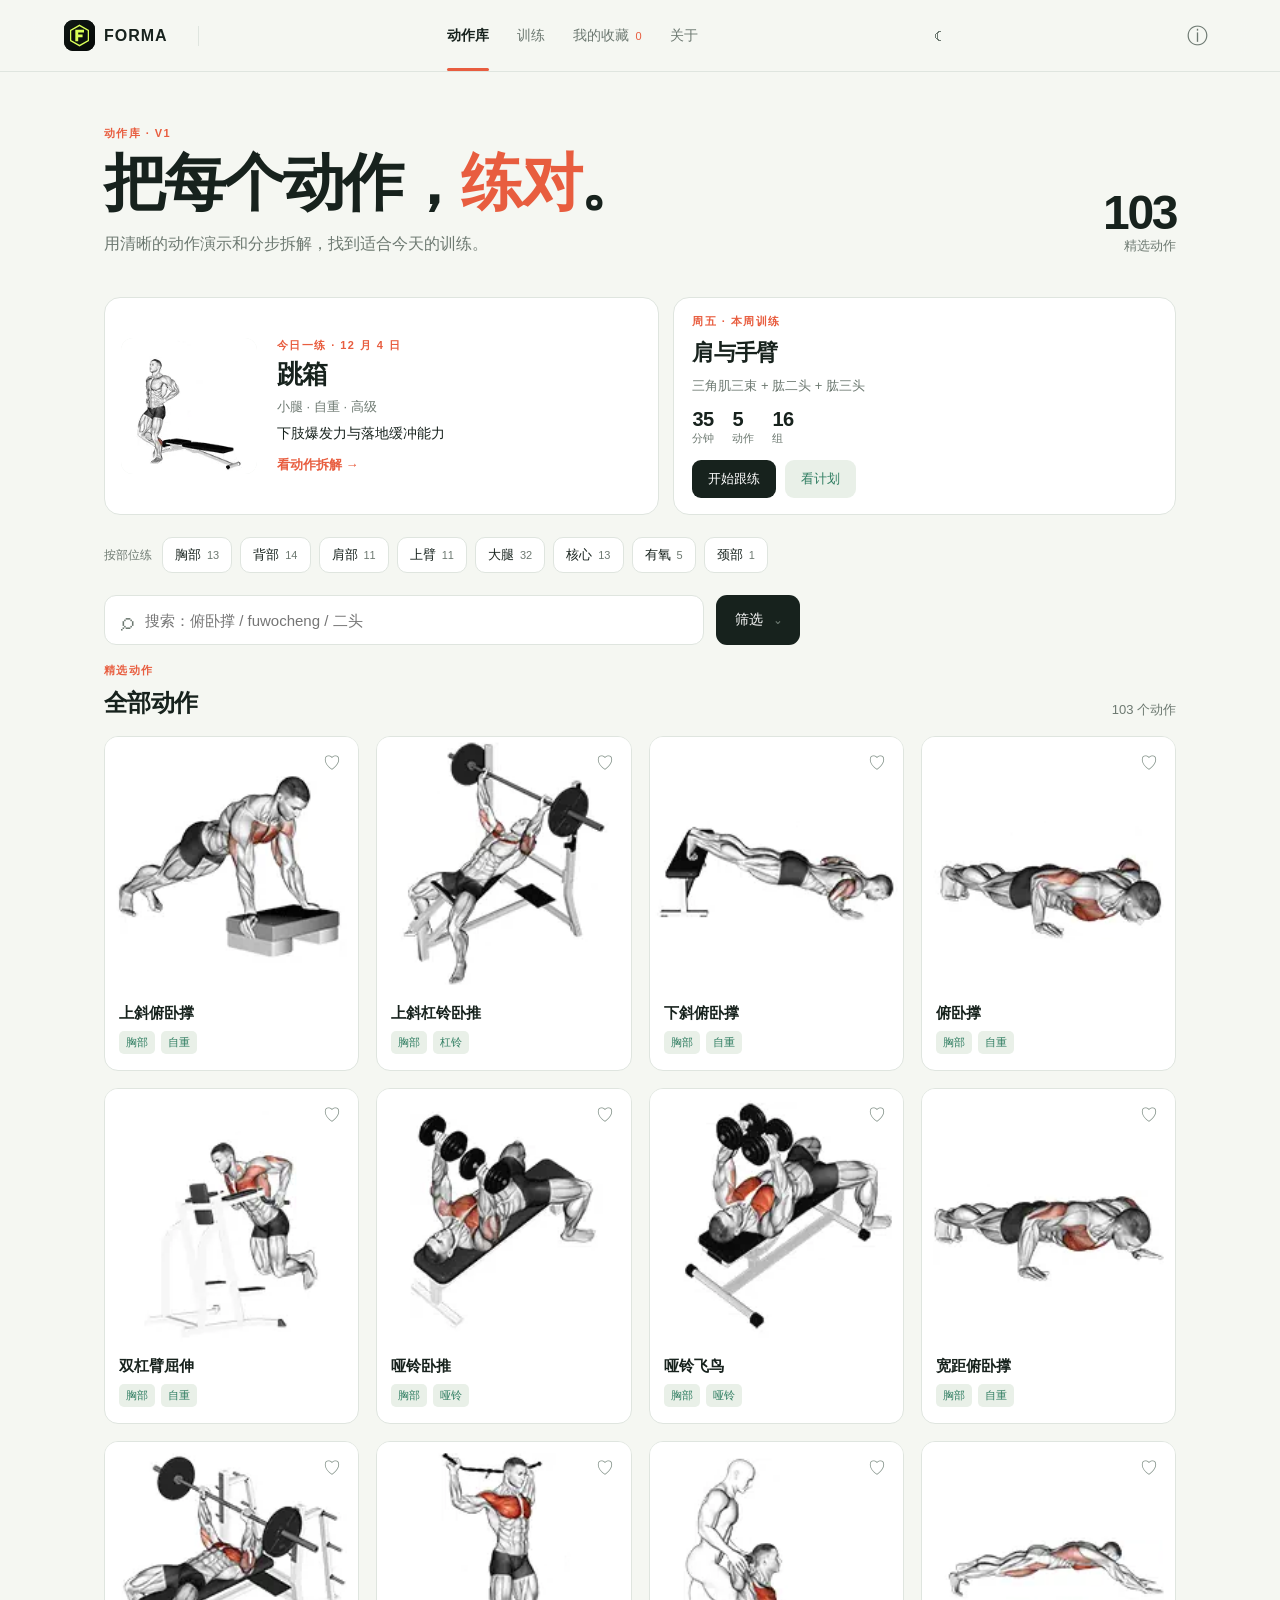
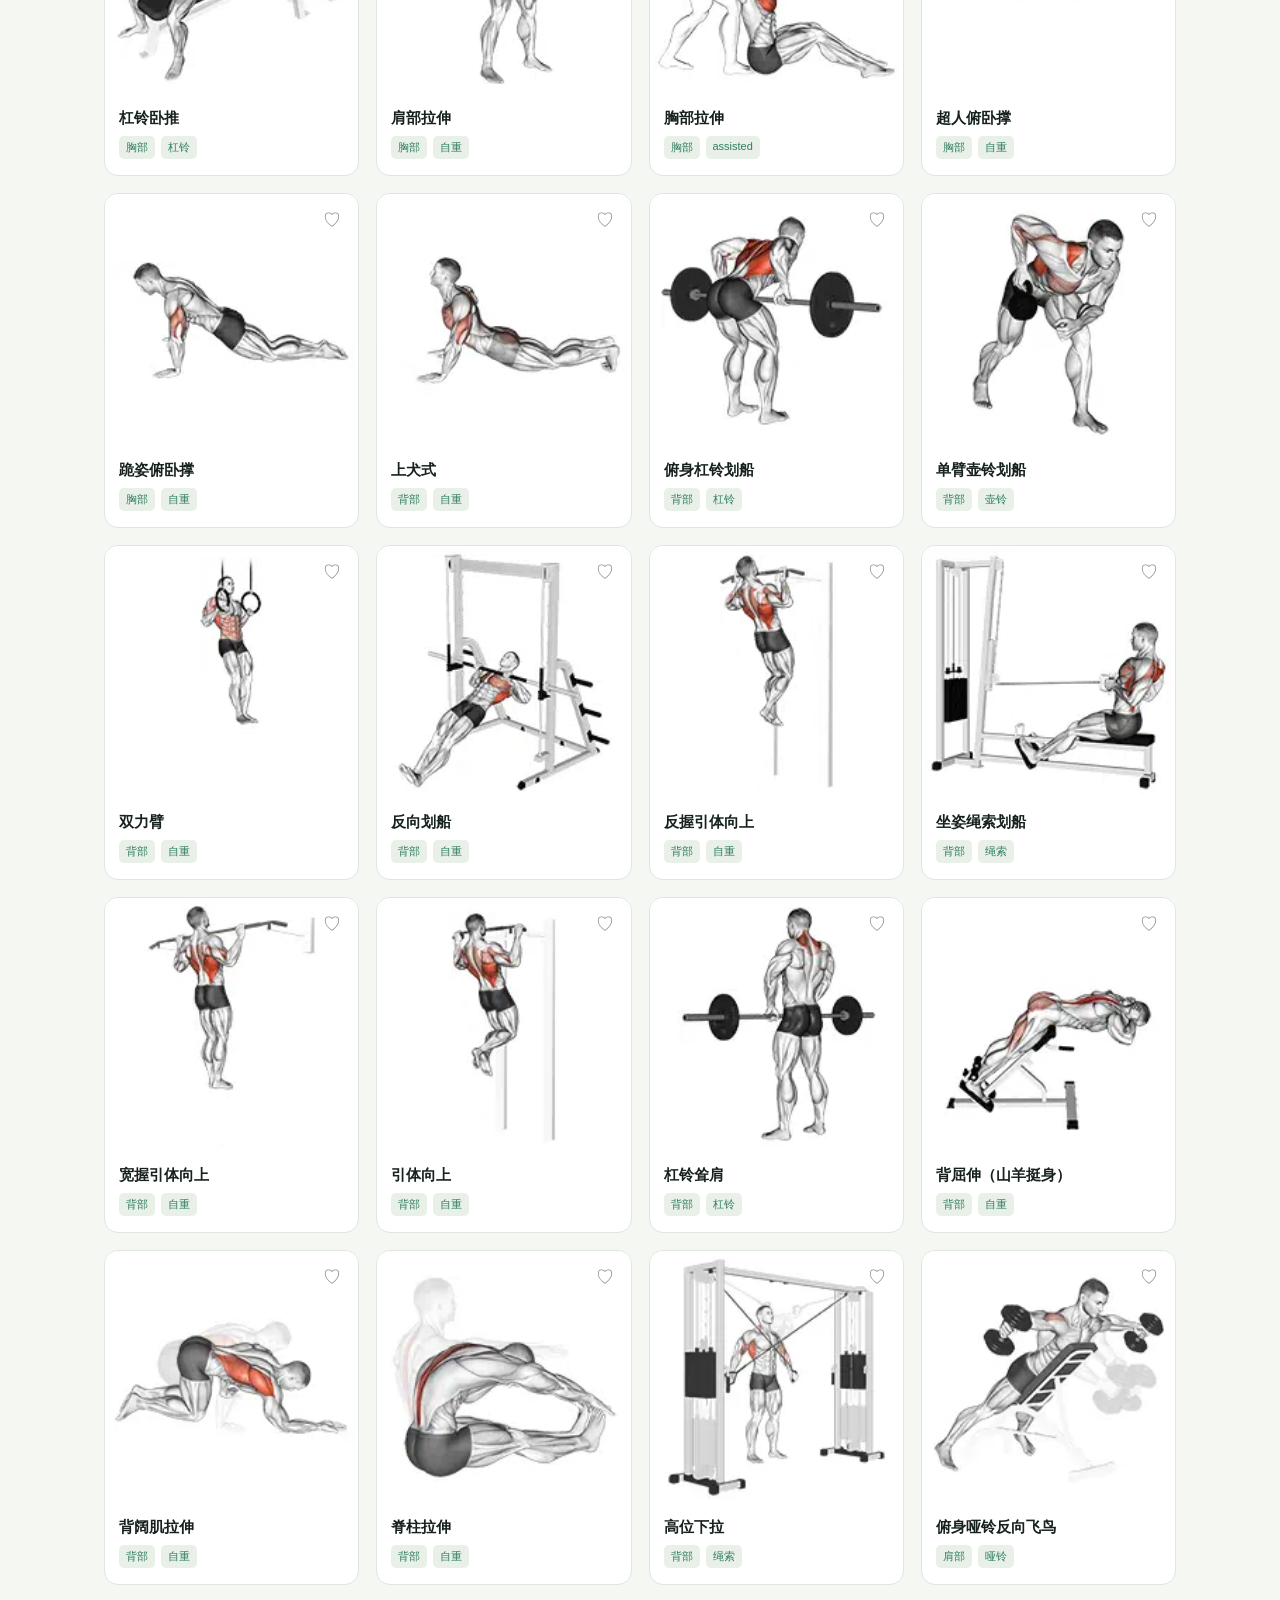
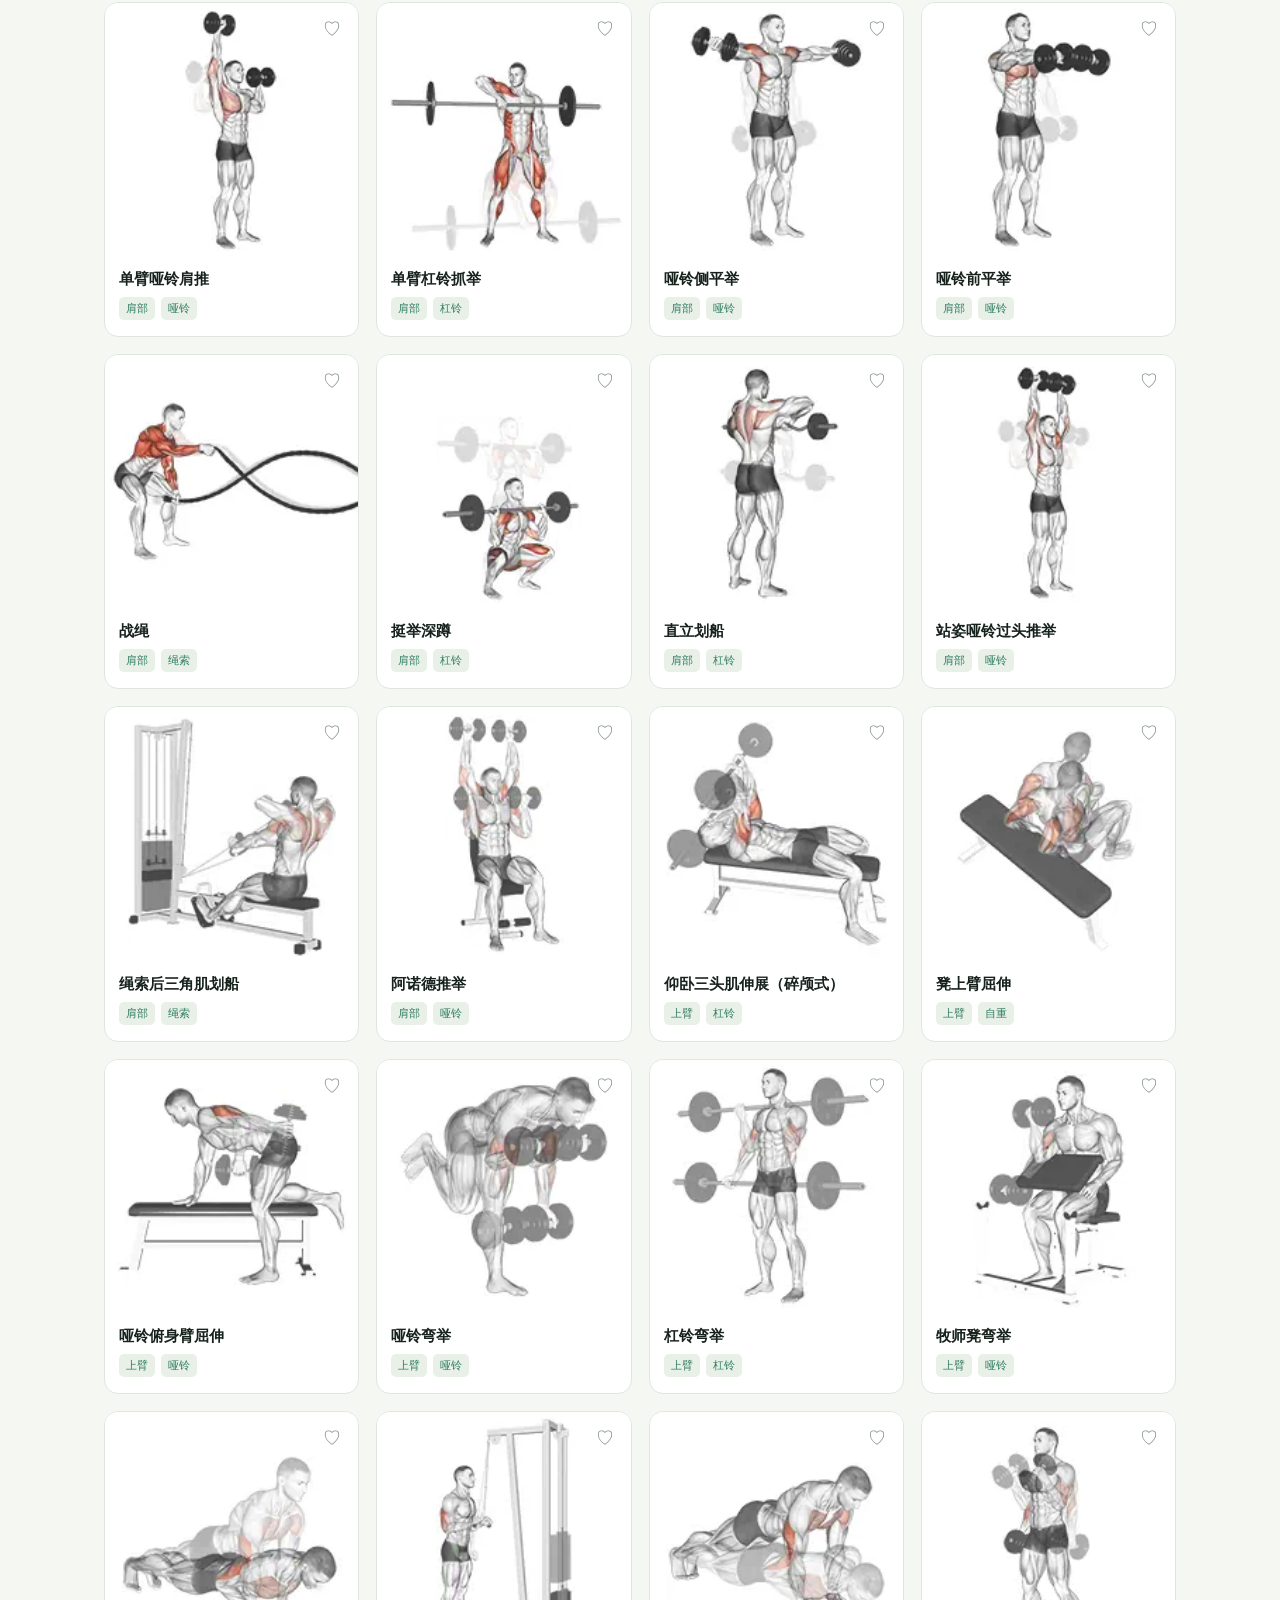
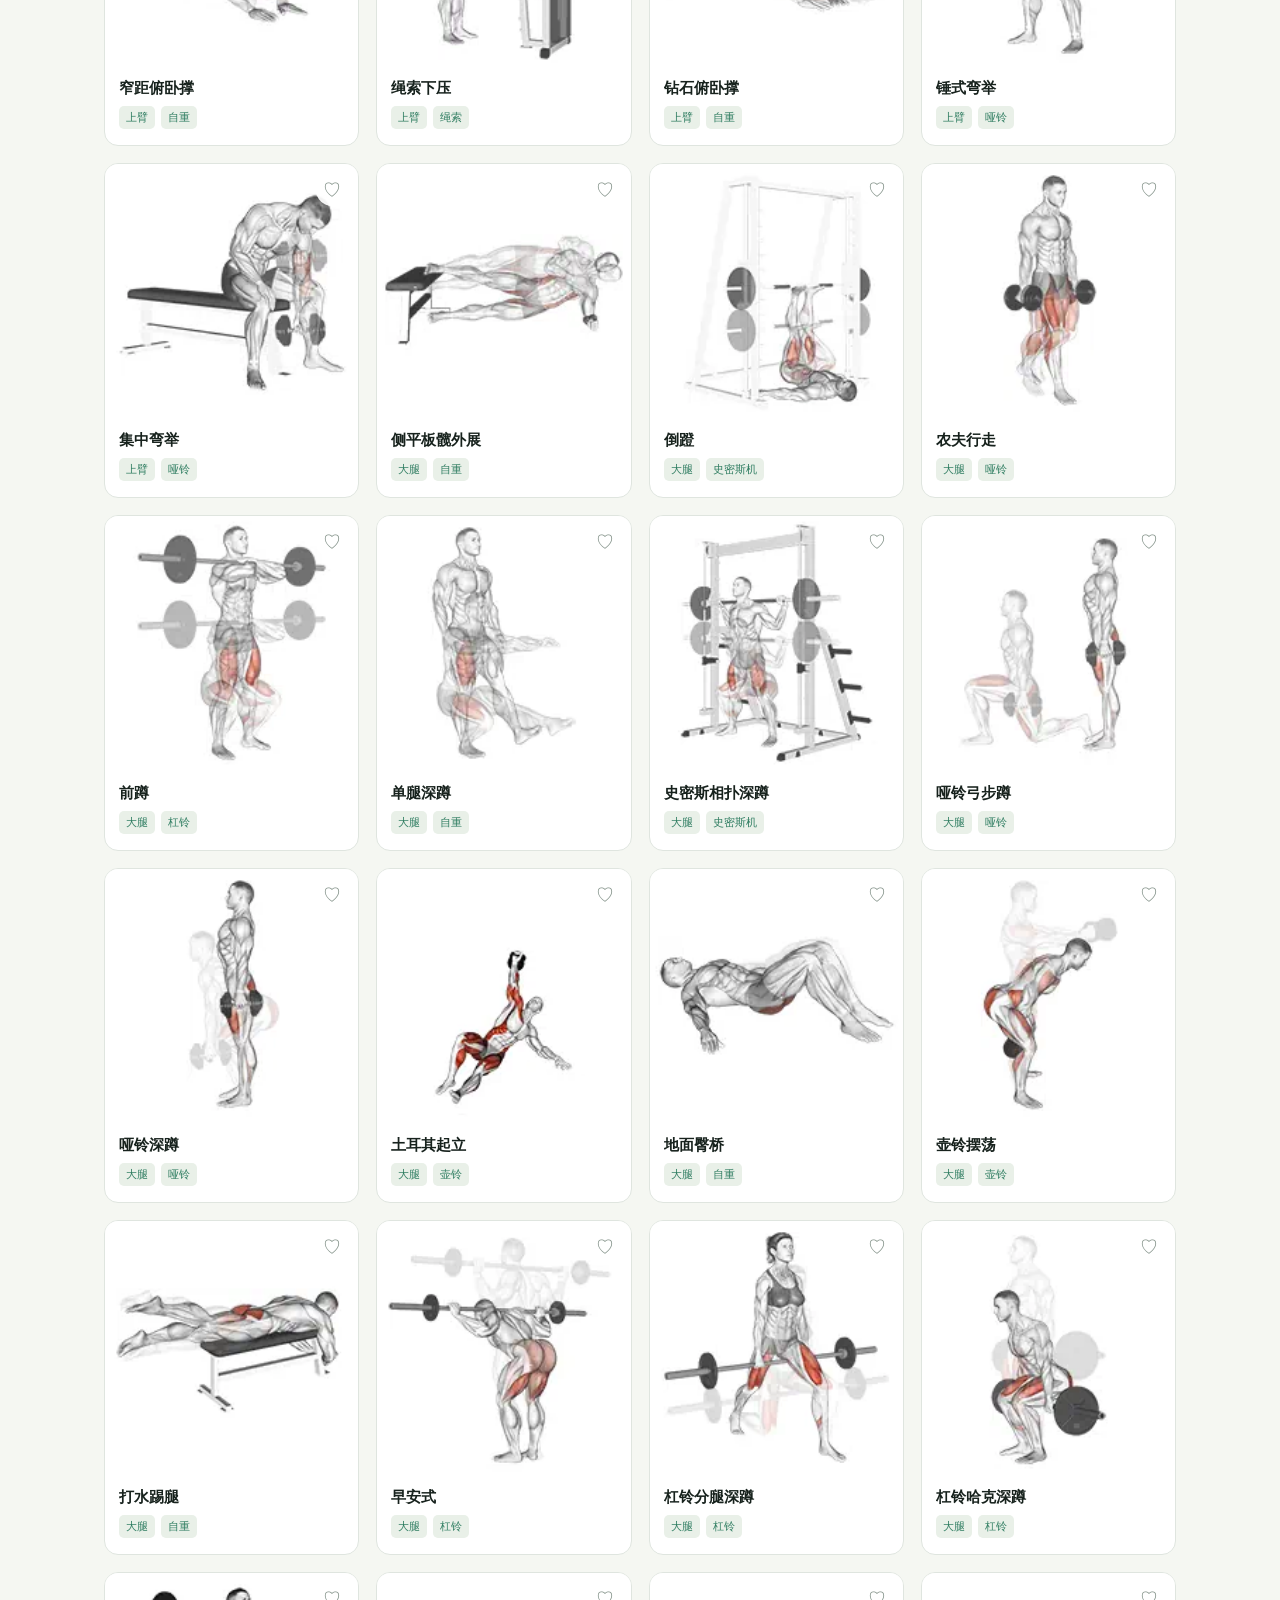
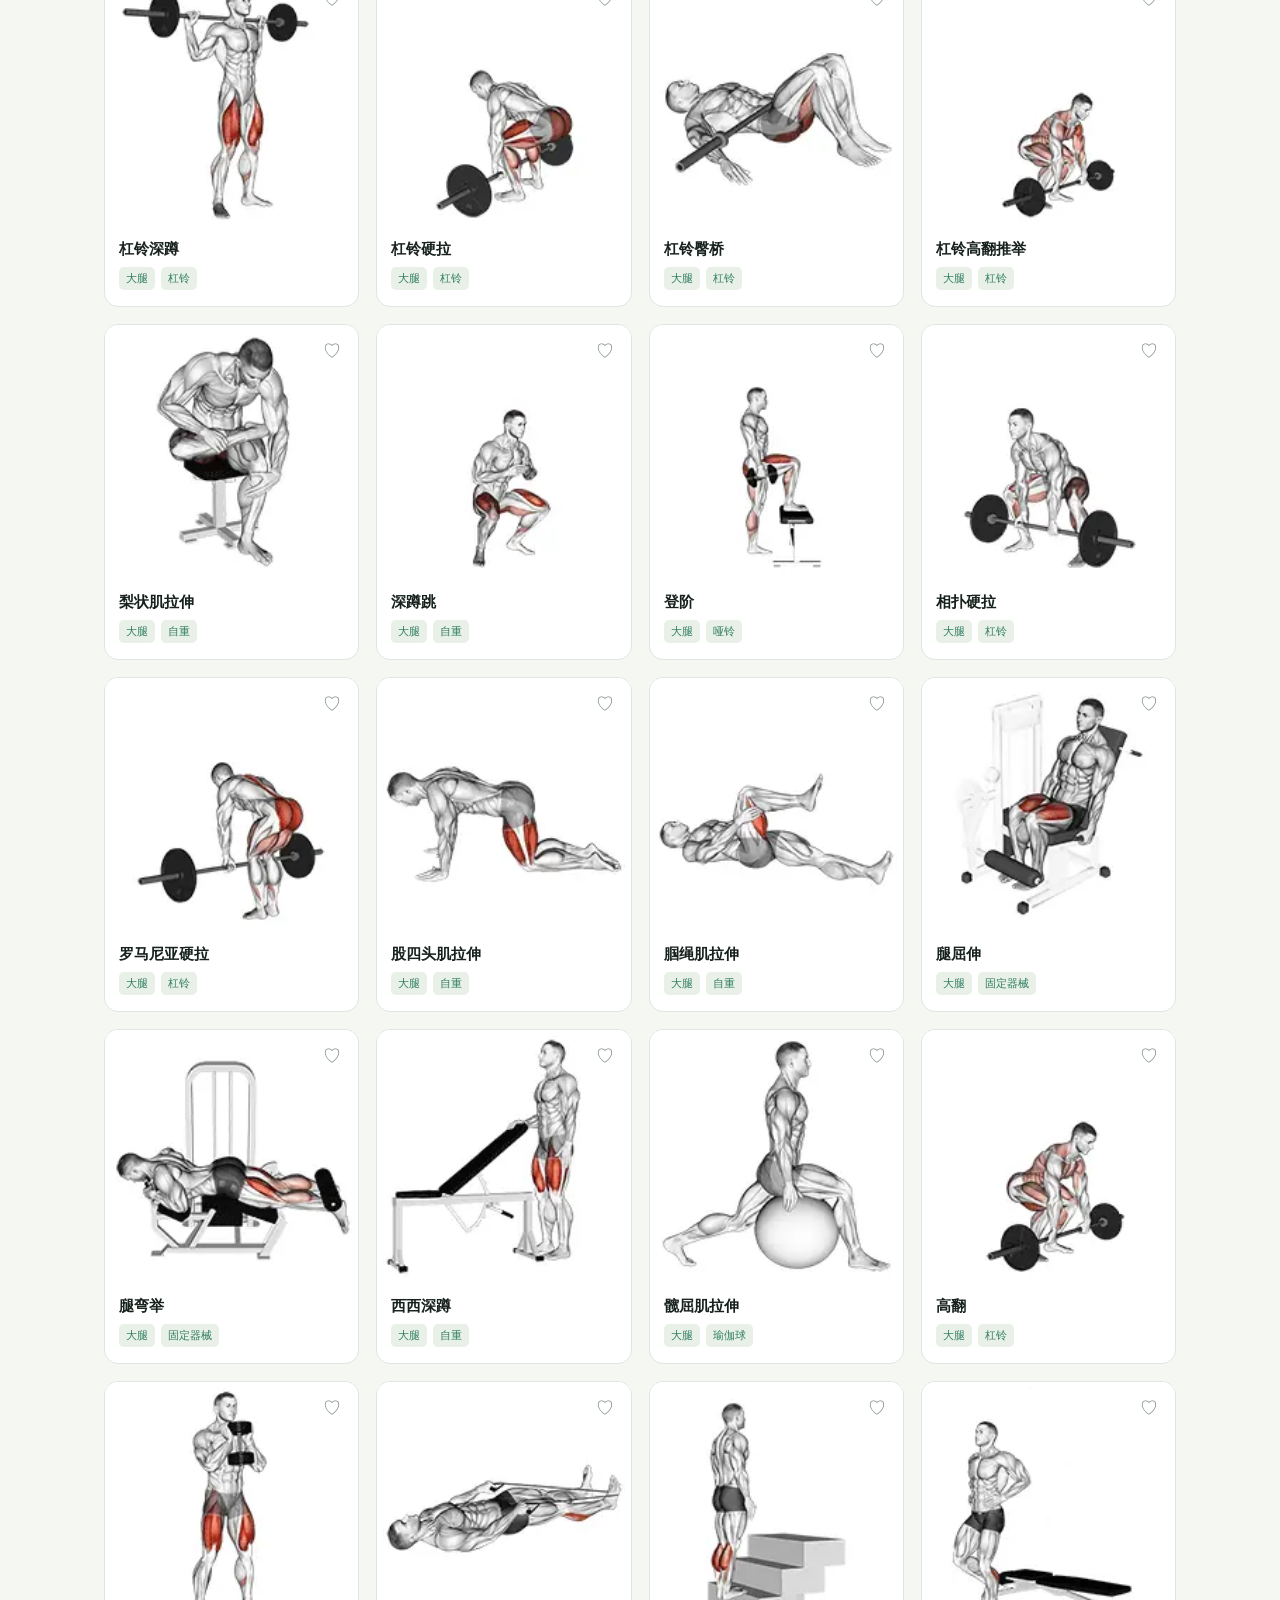
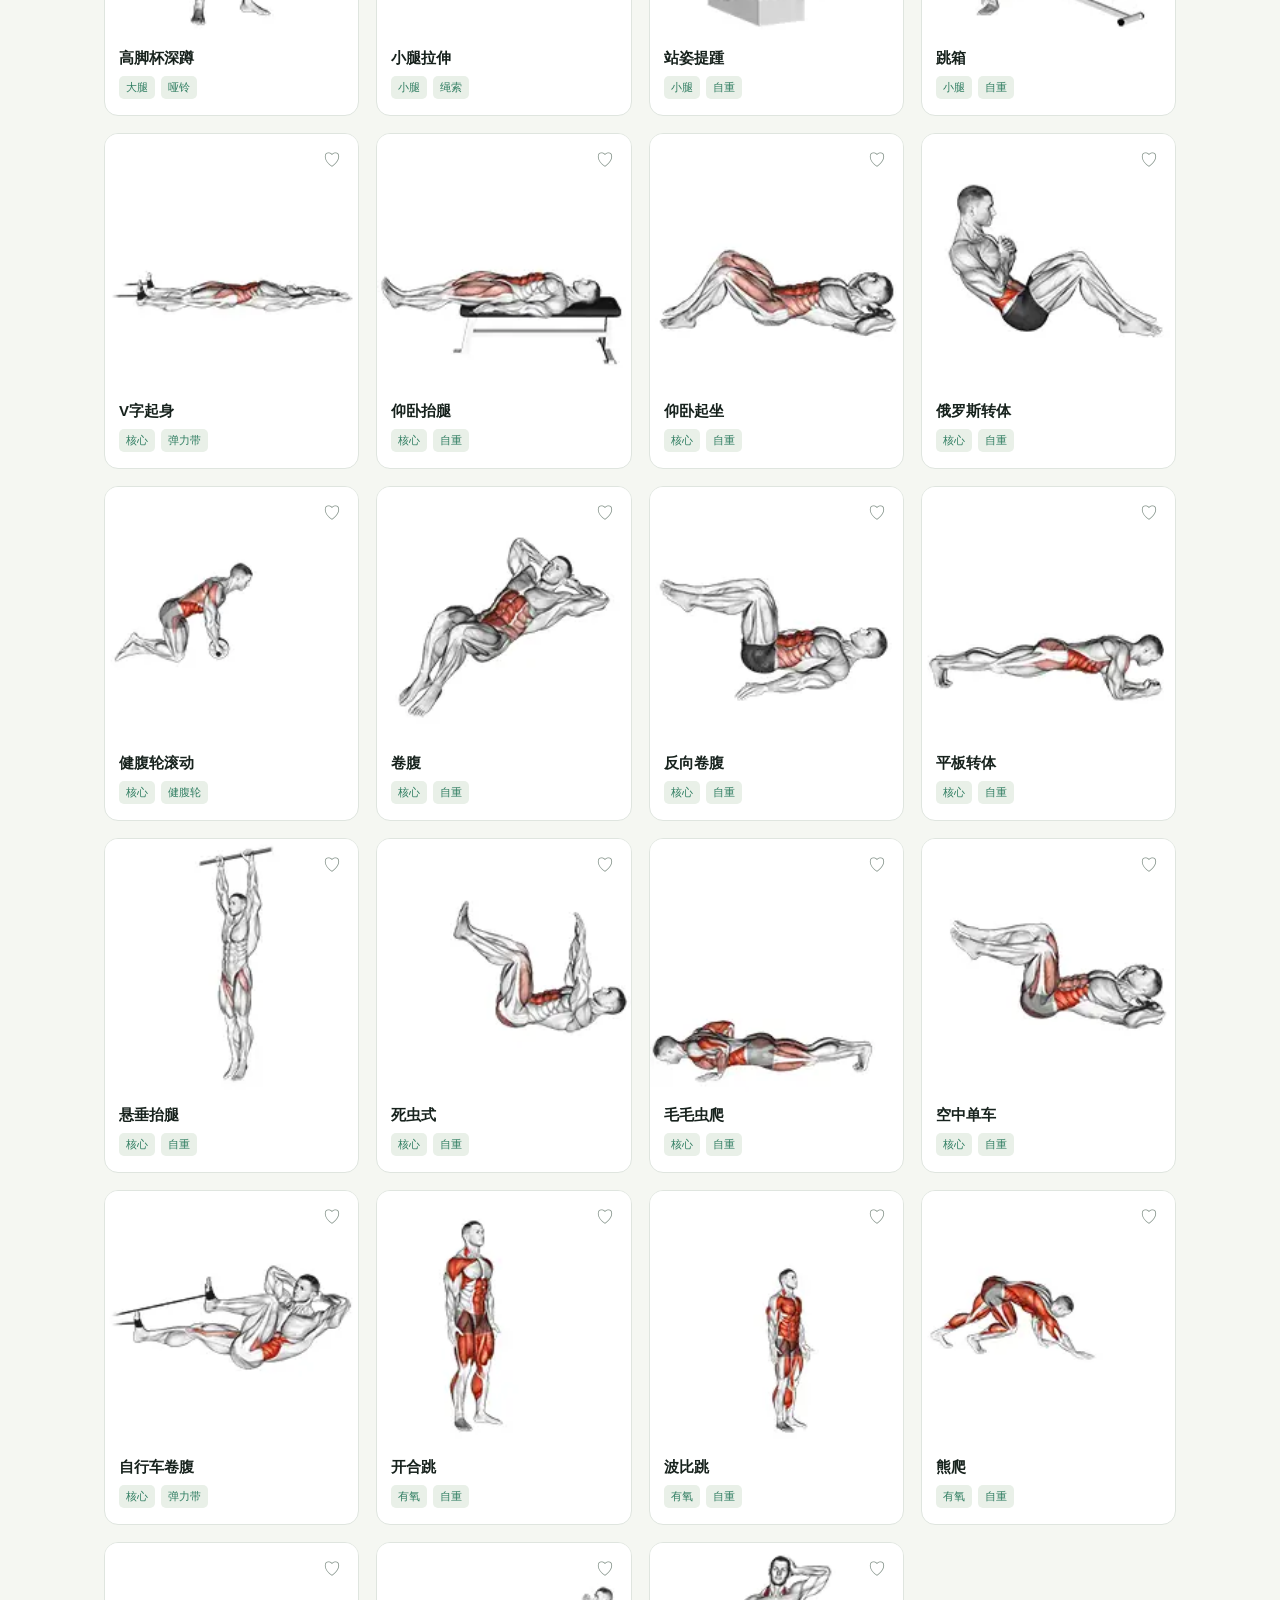
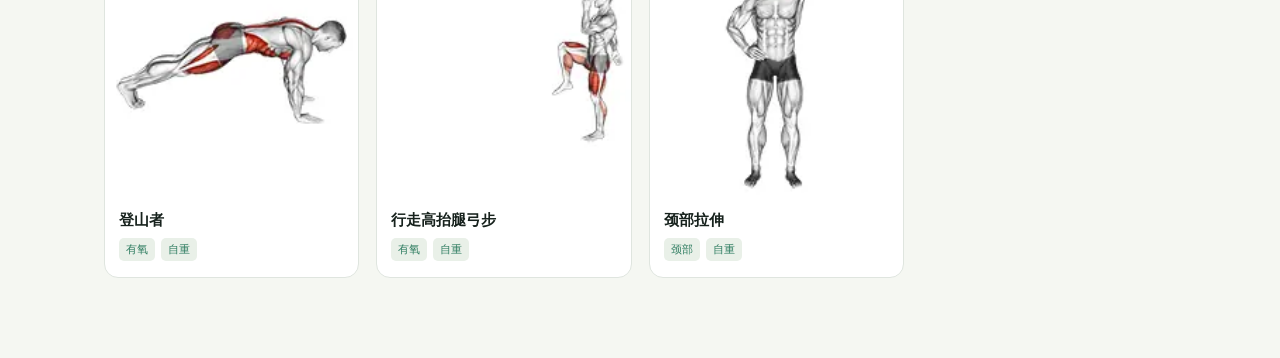
<file: index.html>
<!doctype html>
<html lang="zh-CN">
  <head>
    <meta charset="UTF-8" />
    <meta name="viewport" content="width=device-width, initial-scale=1.0" />
    <meta name="theme-color" content="#f5f7f2" />
    <meta name="description" content="FORMA：移动端优先的健身动作库，用动图和中文拆解帮助你把每个动作练对。" />
    <link rel="manifest" href="manifest.webmanifest" />
    <link rel="apple-touch-icon" href="apple-touch-icon.png" />
    <title>FORMA｜健身动作库</title>
    <script>
      (function () {
        try {
          var t = localStorage.getItem("forma-theme");
          if (!t) t = matchMedia("(prefers-color-scheme: dark)").matches ? "dark" : "light";
          document.documentElement.dataset.theme = t;
        } catch (e) {}
      })();
    </script>
    <link rel="stylesheet" href="styles.css?v=13" />
  </head>
  <body>
    <header class="topbar">
      <a class="brand" href="#library" aria-label="返回动作库">
        <img class="brand-mark" src="icon.svg" alt="" width="31" height="31" /><span class="brand-name">FORMA</span>
      </a>
      <nav class="top-nav" aria-label="主导航">
        <a class="active" href="#library">动作库</a>
        <a href="#plans">训练</a>
        <a href="#favorites">我的收藏 <span id="favoriteCount" class="nav-count">0</span></a>
        <a href="#about">关于</a>
      </nav>
      <button class="icon-button theme-button" id="themeButton" aria-label="切换深色模式" title="深色 / 浅色">☾</button>
      <button class="install-button" id="installButton" hidden aria-label="安装 FORMA" title="安装到设备">↓ 安装</button>
      <button class="icon-button" id="aboutButton" aria-label="打开关于页面" title="关于">ⓘ</button>
    </header>

    <main>
      <section id="library" class="view active-view">
        <div class="hero">
          <div>
            <p class="eyebrow">动作库 · V1</p>
            <h1>把每个动作，<em>练对</em>。</h1>
            <p class="hero-copy">用清晰的动作演示和分步拆解，找到适合今天的训练。</p>
          </div>
          <div class="hero-stat"><strong id="totalCount">—</strong><span>精选动作</span></div>
        </div>

        <div class="promo-row">
          <section class="today" id="today" hidden aria-label="今日一练"></section>
          <section class="week-plan" id="weekPlan" hidden aria-label="本周训练"></section>
        </div>
        <nav class="quick-parts" id="quickParts" aria-label="按身体部位快速浏览"></nav>

        <div class="toolbar">
          <label class="search-box"><span>⌕</span><input id="searchInput" type="search" placeholder="搜索：俯卧撑 / fuwocheng / 二头" /></label>
          <button class="filter-toggle" id="filterToggle" aria-expanded="false">筛选 <span>⌄</span></button>
        </div>
        <div class="filters" id="filters" hidden>
          <div class="filter-group"><span>部位</span><div id="partFilters" class="chips"></div></div>
          <div class="filter-group"><span>器械</span><div id="equipmentFilters" class="chips"></div></div>
          <label class="switch-row"><input type="checkbox" id="bodyweightOnly" /><span class="switch"></span>仅看自重动作</label>
        </div>
        <div class="section-heading"><div><p class="eyebrow">精选动作</p><h2 id="resultTitle">全部动作</h2></div><span id="resultCount" class="result-count"></span></div>
        <div id="exerciseGrid" class="exercise-grid" aria-live="polite"></div>
        <div id="emptyState" class="empty-state" hidden><span>◌</span><h3>没有找到匹配动作</h3><p>试试更换关键词或清除筛选条件。</p><button id="clearFilters">清除筛选</button></div>
      </section>

      <section id="detail" class="view" hidden></section>
      <section id="plans" class="view" hidden>
        <div class="page-heading" id="plansHead"><p class="eyebrow">训练计划</p><h1>今天练什么</h1><p>选一套计划直接跟练，组间休息自动计时，练完自动记一笔。</p></div>
        <div id="planList" class="plan-grid"></div>
        <div id="planDetail" hidden></div>
        <div id="recordPanel" class="record-panel"></div>
      </section>
      <section id="workout" class="view workout-view" hidden></section>
      <section id="favorites" class="view" hidden>
        <div class="page-heading"><p class="eyebrow">收藏夹</p><h1>我的动作</h1><p>把常练的动作放在这里，随时回来查看。</p></div>
        <div id="favoriteGrid" class="exercise-grid"></div>
        <div id="favoriteEmpty" class="empty-state"><span>♡</span><h3>还没有收藏动作</h3><p>在动作卡片或详情页点一下心形，就能收藏。</p><a href="#library">去逛逛动作库</a></div>
      </section>
      <section id="about" class="view" hidden>
        <div class="page-heading"><p class="eyebrow">关于 FORMA</p><h1>专注动作本身。</h1><p>FORMA 取自动作里的「形态」——健身圈说的 form，指的就是动作做得对不对。这是一个轻量、去商业化的健身动作工具，帮助你看懂动作，再开始训练。</p></div>
        <div class="about-grid"><article><span class="about-icon">↗</span><h3>数据来源</h3><p>动作元数据来自 hasaneyldrm/exercises-dataset。增强内容分两层：已人工复核的动作用 A/B 级证据标注并注明复核结论；其余动作为规则生成层，按动作族与器械差异生成，证据等级 B/C，明确标注「待复核」，不能替代教练现场指导。</p></article><article><span class="about-icon">◎</span><h3>使用说明</h3><p>提供精选动作浏览、搜索、筛选、详情拆解、组次参数速查、退阶/进阶/替代动作和本地收藏。详情页会区分主要训练目标、参与肌群、资料状态与难度等级。</p></article><article><span class="about-icon">!</span><h3>健康提示</h3><p>动作内容仅供一般信息参考。训练前请根据自身情况咨询专业医生或教练；出现疼痛、麻木或眩晕请停止。</p></article></div>
        <p class="app-version" id="appVersion">版本 v15 · 2026-10-21</p><div class="copyright"><strong>素材版权</strong><p>GIF/图片素材归 Gym visual 所有，仅按 180×180 原始尺寸展示。</p><p class="attribution">© Gym visual — https://gymvisual.com/</p><p>代码与动作元数据遵循 MIT License。商业发布前请单独核实素材授权。</p></div>
      </section>
    </main>

    <div id="toast" class="toast" role="status"></div>
    <script src="app.js?v=14"></script>
    <script>
      if ("serviceWorker" in navigator) navigator.serviceWorker.register("sw.js?v=15", { updateViaCache: "none" }).then(reg => reg.update()).catch(() => {});
    </script>
  </body>
</html>
</file>
<file: styles.css>
:root{--ink:#17221d;--muted:#6d7971;--line:#dfe5df;--paper:#f5f7f2;--card:#fff;--accent:#e85d3f;--green:#2f7d61;--soft:#e9f0e8;--media:#edf1ec;--panel:#f8faf7;--card-float:rgba(255,255,255,.92);--shadow:0 12px 34px rgba(26,42,33,.08)}
*{box-sizing:border-box}html{scroll-behavior:smooth}body{margin:0;background:var(--paper);color:var(--ink);font-family:-apple-system,BlinkMacSystemFont,"PingFang SC","Noto Sans CJK SC",Arial,sans-serif}a{color:inherit;text-decoration:none}button,input{font:inherit}button{cursor:pointer;border:0}.topbar{height:72px;display:flex;align-items:center;justify-content:space-between;padding:0 clamp(20px,5vw,72px);border-bottom:1px solid var(--line);background:rgba(245,247,242,.92);backdrop-filter:blur(16px);position:sticky;top:0;z-index:10}.brand{display:flex;align-items:center;gap:9px;font-weight:800;letter-spacing:.02em}.brand-mark{display:grid;place-items:center;width:31px;height:31px;background:var(--ink);color:#fff;font-size:16px;border-radius:9px}.top-nav{display:flex;gap:28px;font-size:14px;color:var(--muted)}.top-nav a{padding:26px 0;position:relative}.top-nav a.active{color:var(--ink);font-weight:700}.top-nav a.active:after{content:"";position:absolute;bottom:0;left:0;right:0;height:3px;background:var(--accent);border-radius:3px}.nav-count{font-size:11px;color:var(--accent);margin-left:3px}.icon-button{width:38px;height:38px;border-radius:50%;background:transparent;color:var(--muted);font-size:21px}.view{max-width:1200px;margin:auto;padding:46px clamp(20px,5vw,72px) 80px}.hero{display:flex;justify-content:space-between;align-items:flex-end;margin:8px 0 42px}.eyebrow{margin:0 0 9px;color:var(--accent);font-size:11px;font-weight:800;letter-spacing:.13em;text-transform:uppercase}.hero h1,.page-heading h1{font-size:clamp(35px,5vw,62px);line-height:1.08;letter-spacing:-.04em;margin:0}.hero h1 em{color:var(--accent);font-style:normal}.hero-copy,.page-heading>p:last-child{color:var(--muted);margin:17px 0 0;font-size:16px}.hero-stat{display:flex;flex-direction:column;align-items:flex-end;color:var(--muted);font-size:13px}.hero-stat strong{font-size:48px;line-height:1;color:var(--ink);letter-spacing:-.05em}.toolbar{display:flex;gap:12px;margin-bottom:18px}.search-box{height:50px;display:flex;align-items:center;gap:9px;background:var(--card);border:1px solid var(--line);border-radius:12px;padding:0 16px;flex:1;max-width:600px}.search-box span{font-size:25px;color:var(--muted);line-height:1}.search-box input{border:0;outline:0;width:100%;background:transparent;color:var(--ink);font-size:15px}.filter-toggle{background:var(--ink);color:#fff;padding:0 19px;border-radius:11px;font-size:14px}.filter-toggle span{margin-left:7px;color:#aab8ae}.filters{background:var(--card);border:1px solid var(--line);border-radius:14px;padding:19px;margin-bottom:30px;display:grid;gap:18px}.filter-group{display:flex;align-items:flex-start;gap:18px}.filter-group>span{font-size:12px;color:var(--muted);width:40px;padding-top:8px}.chips{display:flex;flex-wrap:wrap;gap:8px}.chip{background:var(--paper);border:1px solid var(--line);color:var(--muted);padding:7px 12px;border-radius:8px;font-size:12px}.chip.selected{background:var(--ink);border-color:var(--ink);color:#fff}.switch-row{display:flex;align-items:center;gap:9px;font-size:13px;color:var(--muted)}.switch-row input{position:absolute;opacity:0}.switch{width:34px;height:20px;border-radius:99px;background:#cbd4cc;position:relative}.switch:after{content:"";width:16px;height:16px;background:var(--card);border-radius:50%;position:absolute;left:2px;top:2px;transition:.18s}.switch-row input:checked+.switch{background:var(--green)}.switch-row input:checked+.switch:after{left:16px}.section-heading{display:flex;justify-content:space-between;align-items:end;margin-bottom:17px}.section-heading h2{font-size:24px;margin:0;letter-spacing:-.03em}.result-count{font-size:13px;color:var(--muted)}.exercise-grid{display:grid;grid-template-columns:repeat(4,minmax(0,1fr));gap:17px}.exercise-card{background:var(--card);border:1px solid var(--line);border-radius:14px;overflow:hidden;position:relative;transition:transform .18s,box-shadow .18s}.exercise-card:hover{transform:translateY(-3px);box-shadow:var(--shadow)}.media-button{display:block;width:100%;aspect-ratio:1;background:var(--media);position:relative;overflow:hidden}.media-button img{width:100%;height:100%;object-fit:contain;image-rendering:auto}.media-fallback{display:grid;place-items:center;height:100%;color:#a8b5aa;font-size:34px}.favorite-button{position:absolute;right:10px;top:10px;background:var(--card-float);width:32px;height:32px;border-radius:50%;font-size:18px;color:#819087;z-index:1}.favorite-button.saved{color:var(--accent)}.card-content{padding:14px 14px 16px}.card-content h3{font-size:15px;margin:0 0 8px;white-space:nowrap;overflow:hidden;text-overflow:ellipsis}.card-meta{display:flex;gap:6px;flex-wrap:wrap}.tag{background:var(--soft);color:var(--green);font-size:11px;padding:4px 7px;border-radius:5px}.empty-state{text-align:center;padding:72px 20px;color:var(--muted)}.empty-state>span{font-size:44px;color:#a3b1a5}.empty-state h3{color:var(--ink);margin:15px 0 7px}.empty-state p{margin:0 0 18px;font-size:14px}.empty-state button,.empty-state a{display:inline-block;color:#fff;background:var(--ink);border-radius:8px;padding:10px 17px;font-size:13px}.page-heading{max-width:640px;margin:8px 0 44px}.page-heading h1{font-size:46px}.about-grid{display:grid;grid-template-columns:repeat(3,1fr);gap:16px}.about-grid article,.copyright{background:var(--card);border:1px solid var(--line);border-radius:14px;padding:24px}.about-icon{font-size:25px;color:var(--accent)}.about-grid h3{margin:22px 0 8px}.about-grid p,.copyright p{color:var(--muted);line-height:1.7;font-size:14px;margin:0}.copyright{margin-top:16px}.copyright strong{font-size:15px}.copyright p{margin-top:8px}.copyright .attribution{color:var(--ink);font-weight:700}.detail-head{display:flex;gap:35px;align-items:flex-start}.back-link{color:var(--muted);font-size:14px;margin-bottom:26px;display:inline-block}.detail-media{width:min(48%,480px);background:var(--media);border-radius:16px;overflow:hidden;aspect-ratio:1;position:relative}.detail-media img{width:100%;height:100%;object-fit:contain}.detail-copy{flex:1;padding-top:7px}.detail-copy h1{font-size:clamp(32px,4vw,52px);margin:0 0 9px;letter-spacing:-.04em}.english{color:var(--muted);margin:0 0 18px}.detail-tags{display:flex;gap:7px;flex-wrap:wrap}.detail-actions{display:flex;gap:10px;margin-top:28px}.primary,.secondary{padding:12px 18px;border-radius:9px;font-size:14px}.primary{background:var(--ink);color:#fff}.secondary{background:var(--soft);color:var(--green)}.detail-section{margin-top:45px;border-top:1px solid var(--line);padding-top:27px}.detail-section h2{font-size:21px;margin:0 0 17px}.step-list{display:grid;gap:10px}.step{display:flex;gap:14px;padding:14px;background:var(--card);border:1px solid var(--line);border-radius:10px}.step-num{color:var(--accent);font-weight:800}.detail-columns{display:grid;grid-template-columns:1fr 1fr;gap:16px}.info-panel{background:var(--card);border:1px solid var(--line);border-radius:12px;padding:19px}.info-panel h3{font-size:14px;margin:0 0 10px}.info-panel p,.info-panel li{font-size:14px;line-height:1.65;color:var(--muted)}.info-panel ul{margin:0;padding-left:18px}.attribution-line{margin-top:30px;color:var(--muted);font-size:12px}.toast{position:fixed;bottom:25px;left:50%;transform:translate(-50%,20px);opacity:0;background:var(--ink);color:#fff;padding:11px 16px;border-radius:9px;font-size:13px;transition:.22s;pointer-events:none;z-index:30}.toast.show{opacity:1;transform:translate(-50%,0)}
@media(max-width:850px){.exercise-grid{grid-template-columns:repeat(3,minmax(0,1fr))}.detail-head{flex-direction:column}.detail-media{width:100%;max-width:460px}.about-grid{grid-template-columns:1fr 1fr}}
@media(max-width:560px){.topbar{height:62px;padding:0 17px}.top-nav{gap:15px;font-size:12px}.top-nav a{padding:22px 0}.icon-button{display:none}.install-button{font-size:11px;padding:7px 8px}.view{padding:31px 17px 55px}.hero{margin-bottom:28px}.hero-stat strong{font-size:34px}.hero-stat{font-size:11px}.hero-copy{font-size:14px;max-width:255px;line-height:1.5}.toolbar{position:sticky;top:62px;z-index:5;background:var(--paper);padding:8px 0}.search-box{height:46px}.filter-toggle{padding:0 14px}.filters{margin-top:0}.filter-group{display:block}.filter-group>span{display:block;margin-bottom:8px}.exercise-grid{grid-template-columns:repeat(2,minmax(0,1fr));gap:11px}.card-content{padding:11px}.card-content h3{font-size:14px}.page-heading h1{font-size:38px}.about-grid,.detail-columns{grid-template-columns:1fr}.detail-copy h1{font-size:35px}.detail-section{margin-top:31px}.detail-actions{margin-top:21px}.primary,.secondary{flex:1}.copyright{padding:19px}}
.install-button{background:var(--soft);color:var(--green);border-radius:8px;padding:8px 10px;font-size:12px;font-weight:700;margin-left:auto;margin-right:8px}.subheading{margin-top:20px!important}.cue-list{display:flex;flex-wrap:wrap;gap:8px;padding:0!important;list-style:none}.cue-list li{background:var(--soft);color:var(--green);border-radius:6px;padding:6px 9px;font-size:13px}.not-goal{background:var(--card)5ee;border-left:3px solid var(--accent);padding:11px 12px;margin-top:18px;color:var(--ink)!important}.research-note{background:var(--panel);padding-bottom:28px}.research-note details{margin-top:14px}.research-note summary{cursor:pointer;color:var(--green);font-weight:700;font-size:14px}.research-note details ul{margin-top:12px}.research-note details li{margin-bottom:8px;color:var(--muted);font-size:13px;line-height:1.55}

/* ---- 今日一练 / 部位快捷入口（A4） ---- */
.today{margin:0 0 22px}
.today-card{display:flex;max-width:760px;gap:20px;align-items:center;background:var(--card);border:1px solid var(--line);border-radius:16px;padding:16px;transition:transform .18s,box-shadow .18s}
.today-card:hover{transform:translateY(-2px);box-shadow:var(--shadow)}
.today-media{width:136px;height:136px;flex:none;border-radius:12px;background:var(--media);overflow:hidden}
.today-media img{width:100%;height:100%;object-fit:contain}
.today-copy{min-width:0}
.today-copy .eyebrow{margin-bottom:4px}
.today-copy h2{font-size:26px;margin:0 0 6px;letter-spacing:-.03em}
.today-meta{color:var(--muted);font-size:13px;margin:0 0 7px}
.today-aim{color:var(--ink);font-size:14px;margin:0 0 11px;line-height:1.5}
.today-cta{color:var(--accent);font-size:13px;font-weight:800}
.quick-parts{display:flex;flex-wrap:wrap;align-items:center;gap:8px;margin-bottom:22px}
.quick-label{font-size:12px;color:var(--muted);margin-right:2px}
.quick-chip{display:flex;align-items:center;gap:6px;background:var(--card);border:1px solid var(--line);border-radius:10px;padding:8px 12px;font-size:13px;color:var(--ink);transition:border-color .18s,background .18s}
.quick-chip:hover{border-color:var(--ink);background:var(--card)}
.quick-chip em{font-style:normal;font-size:11px;color:var(--muted)}
/* ---- 训练参数速查（A3） ---- */
.param-table{display:grid;gap:8px}
.param-row{display:grid;grid-template-columns:1.2fr .9fr 1.3fr 1.3fr;gap:8px;align-items:center;background:var(--card);border:1px solid var(--line);border-radius:10px;padding:12px 14px;font-size:14px}
.param-goal{font-weight:800}
.param-row span:nth-child(n+2){color:var(--muted);font-size:13px}
.param-note{color:var(--muted);font-size:12px;margin:11px 0 0}
.tag-diff{background:var(--card)3ee;color:var(--accent)}
/* ---- 同类动作（A2） ---- */
.related-grid{display:grid;grid-template-columns:repeat(3,minmax(0,1fr));gap:16px}
.related-col{background:var(--card);border:1px solid var(--line);border-radius:12px;padding:16px}
.related-col h3{font-size:13px;margin:0 0 8px;color:var(--green)}
.related-item{display:flex;gap:10px;align-items:center;padding:8px 0;border-top:1px solid var(--line)}
.related-col h3+.related-item{border-top:0}
.related-item img{width:48px;height:48px;flex:none;border-radius:9px;background:var(--media);object-fit:contain}
.related-item span{display:flex;flex-direction:column;gap:3px;min-width:0}
.related-item strong{font-size:13px;font-weight:700;white-space:nowrap;overflow:hidden;text-overflow:ellipsis}
.related-item em{font-style:normal;font-size:11px;color:var(--muted)}
.related-empty{font-size:12px;color:var(--muted);margin:0;line-height:1.6}
@media(max-width:850px){.related-grid{grid-template-columns:1fr}.param-row{grid-template-columns:1fr 1fr}}
@media(max-width:560px){.today-card{flex-direction:row;gap:13px;padding:13px}.today-media{width:92px;height:92px}.today-copy h2{font-size:20px}.today-aim{font-size:13px;margin-bottom:7px}.quick-parts{gap:6px}.quick-chip{padding:7px 10px;font-size:12px}.param-row{padding:10px 12px;gap:6px;font-size:13px}}

/* ---- 训练计划（B6） ---- */
.plan-grid{display:grid;grid-template-columns:repeat(2,minmax(0,1fr));gap:16px}
.plan-card{display:flex;gap:16px;background:var(--card);border:1px solid var(--line);border-radius:14px;padding:14px;transition:transform .18s,box-shadow .18s}
.plan-card:hover{transform:translateY(-2px);box-shadow:var(--shadow)}
.plan-cover{width:104px;height:104px;flex:none;border-radius:11px;background:var(--media);overflow:hidden}
.plan-cover img{width:100%;height:100%;object-fit:contain}
.plan-body{min-width:0;display:flex;flex-direction:column}
.plan-body h2{font-size:19px;margin:2px 0 5px;letter-spacing:-.02em}
.plan-goal{color:var(--muted);font-size:13px;line-height:1.5;margin:0 0 8px}
.plan-meta{display:flex;gap:12px;font-size:12px;color:var(--muted);margin-bottom:11px}
.plan-start{margin-top:auto;align-self:flex-start;padding:9px 15px;font-size:13px}
.plan-note{background:var(--card)5ee;border-left:3px solid var(--accent);border-radius:8px;padding:13px 15px;font-size:14px;line-height:1.65;color:var(--ink);margin-bottom:22px}
.plan-items{list-style:none;margin:0 0 26px;padding:0;display:grid;gap:9px}
.plan-item{display:flex;align-items:center;gap:14px;background:var(--card);border:1px solid var(--line);border-radius:11px;padding:12px 15px}
.plan-item-num{color:var(--accent);font-weight:800;font-size:13px}
.plan-item-copy{display:flex;flex-direction:column;gap:3px;flex:1;min-width:0}
.plan-item-name{font-weight:700;font-size:15px}
.plan-item-meta{font-size:12px;color:var(--muted)}
.plan-item-thumb{width:48px;height:48px;flex:none;border-radius:9px;background:var(--media);object-fit:contain}
.plan-actions{display:flex;gap:10px;margin-bottom:14px}
.plan-tip{color:var(--muted);font-size:13px;line-height:1.6}
.record-panel{margin-top:36px;border-top:1px solid var(--line);padding-top:26px}
.record-head{display:flex;justify-content:space-between;align-items:flex-end;margin-bottom:16px;flex-wrap:wrap;gap:12px}
.record-head h2{font-size:22px;margin:0;letter-spacing:-.02em}
.record-stats{display:flex;gap:22px;font-size:12px;color:var(--muted)}
.record-stats strong{display:block;font-size:24px;color:var(--ink);letter-spacing:-.03em}
.record-list{list-style:none;margin:0;padding:0;display:grid;gap:8px}
.record-list li{display:flex;gap:14px;align-items:center;background:var(--card);border:1px solid var(--line);border-radius:10px;padding:11px 14px;font-size:14px}
.record-date{color:var(--accent);font-weight:700;font-size:13px;min-width:42px}
.record-name{flex:1}
.record-detail{color:var(--muted);font-size:12px}
.record-empty{background:var(--card);border:1px dashed var(--line);border-radius:12px;padding:26px;text-align:center;color:var(--muted);font-size:14px}
.record-empty strong{display:block;color:var(--ink);margin-bottom:6px}
/* ---- 跟练（B5） ---- */
.workout-view{max-width:1000px}
.wo-top{display:flex;align-items:center;gap:16px;margin-bottom:26px}
.wo-exit{background:var(--paper);border:1px solid var(--line);border-radius:9px;padding:9px 14px;font-size:13px;color:var(--muted)}
.wo-title{font-weight:700;font-size:14px}
.wo-progress{margin-left:auto;font-size:12px;color:var(--muted)}
.wo-main{display:flex;gap:36px;align-items:center;background:var(--card);border:1px solid var(--line);border-radius:18px;padding:26px}
.wo-media{width:min(42%,340px);flex:none;aspect-ratio:1;background:var(--media);border-radius:14px;overflow:hidden}
.wo-media img{width:100%;height:100%;object-fit:contain}
.wo-info{flex:1;min-width:0}
.wo-info h1{font-size:clamp(28px,4vw,42px);margin:6px 0 8px;letter-spacing:-.03em}
.wo-target{color:var(--muted);font-size:14px;margin:0 0 4px}
.wo-timer{font-size:clamp(56px,9vw,92px);line-height:1;font-weight:800;letter-spacing:-.05em;font-variant-numeric:tabular-nums;margin:8px 0 2px}
.wo-timer.rest{color:var(--green)}
.wo-timer.ready{color:var(--accent)}
.wo-set{color:var(--muted);font-size:13px;min-height:18px}
.wo-controls{display:flex;gap:11px;margin-top:22px;flex-wrap:wrap}
.wo-main-btn{padding:16px 26px;font-size:16px;border-radius:11px}
.wo-rest-pick{display:flex;align-items:center;gap:8px;margin-top:18px;font-size:13px;color:var(--muted)}
.wo-rest-btn{background:var(--card);border:1px solid var(--line);border-radius:8px;padding:7px 12px;font-size:12px;color:var(--muted)}
.wo-rest-btn.on{background:var(--ink);border-color:var(--ink);color:#fff}
.wo-done{background:var(--card);border:1px solid var(--line);border-radius:18px;padding:44px 32px;text-align:center}
.wo-done h1{font-size:clamp(32px,5vw,48px);margin:6px 0 12px;letter-spacing:-.04em}
.wo-done-line{color:var(--ink);font-size:15px;margin:0 0 8px}
.wo-done-tip{color:var(--muted);font-size:14px;line-height:1.7;max-width:460px;margin:0 auto 24px}
.wo-done-actions{display:flex;gap:10px;justify-content:center;flex-wrap:wrap}
@media(max-width:850px){.plan-grid{grid-template-columns:1fr}.wo-main{flex-direction:column;gap:18px}.wo-media{width:100%;max-width:260px}}
@media(max-width:560px){.plan-cover{width:78px;height:78px}.plan-body h2{font-size:17px}.wo-main{padding:16px}.wo-controls{flex-direction:column}.wo-main-btn{width:100%}.wo-top{margin-bottom:16px}.wo-done{padding:30px 18px}}

/* 统一 hidden 行为：避免 display:grid/flex 覆盖 hidden 属性 */
[hidden]{display:none!important}
.wo-timer small.wo-unit{font-size:.28em;font-weight:700;color:var(--muted);margin-left:.08em;letter-spacing:0}

/* ---- 首页双卡：今日一练 + 本周训练（B8） ---- */
.promo-row{display:grid;grid-template-columns:1.05fr .95fr;gap:14px;margin-bottom:22px}
.promo-row .today{margin:0}
.promo-row .today-card{max-width:none;height:100%}
.week-plan{background:var(--card);border:1px solid var(--line);border-radius:16px;padding:16px 18px;display:flex;flex-direction:column}
.week-head h2{font-size:22px;margin:2px 0 0;letter-spacing:-.03em}
.week-meta{color:var(--muted);font-size:13px;line-height:1.55;margin:8px 0 12px}
.week-stats{display:flex;gap:18px;font-size:11px;color:var(--muted);margin-bottom:14px}
.week-stats strong{display:block;font-size:20px;color:var(--ink);letter-spacing:-.03em}
.week-actions{display:flex;gap:9px;margin-top:auto}
.week-actions .primary,.week-actions .secondary{padding:10px 16px;font-size:13px}
/* ---- 打卡日历（B7） ---- */
.cal{background:var(--card);border:1px solid var(--line);border-radius:14px;padding:16px 18px;margin-bottom:18px;max-width:520px}
.cal-head{display:flex;align-items:center;justify-content:space-between;margin-bottom:12px}
.cal-head strong{font-size:15px}
.cal-head button{width:30px;height:30px;border-radius:50%;background:var(--paper);border:1px solid var(--line);color:var(--muted);font-size:17px;line-height:1}
.cal-week,.cal-grid{display:grid;grid-template-columns:repeat(7,1fr);gap:5px}
.cal-week span{text-align:center;font-size:11px;color:var(--muted);padding-bottom:5px}
.cal-cell{position:relative;aspect-ratio:1;display:grid;place-items:center;font-size:12px;border-radius:8px;color:var(--muted)}
.cal-cell.empty{visibility:hidden}
.cal-cell.done{background:var(--soft);color:var(--ink);font-weight:700}
.cal-cell.today{outline:2px solid var(--ink);outline-offset:-2px}
.cal-dot{position:absolute;bottom:5px;width:4px;height:4px;border-radius:50%;background:var(--accent);display:inline-block}
.cal-legend{font-size:11px;color:var(--muted);margin:12px 0 0;display:flex;align-items:center;gap:6px}
.cal-legend .cal-dot{position:static}
@media(max-width:850px){.promo-row{grid-template-columns:1fr}}
.app-version{margin:34px 0 0;font-size:12px;color:var(--muted);letter-spacing:.02em}
.brand-mark{object-fit:cover;border-radius:9px;background:#0b120e}
.brand-name{letter-spacing:.06em}
.brand{margin-right:26px}
.brand:after{content:"";display:block;width:1px;height:20px;background:var(--line);margin-left:22px}
@media(max-width:560px){.brand{margin-right:10px}.brand:after{margin-left:10px;height:16px}}

/* ================= 深色模式（C1） ================= */
:root[data-theme="dark"]{
  --ink:#E9EFE8;--muted:#8FA396;--line:#23302A;--paper:#0B120E;--card:#121A15;
  --media:#18221C;--panel:#101814;--soft:#1B2620;--green:#7FD3AE;--accent:#FF7355;
  --card-float:rgba(18,26,21,.92);--shadow:0 14px 36px rgba(0,0,0,.5);
}
[data-theme="dark"] .topbar{background:rgba(11,18,14,.9);border-bottom-color:var(--line)}
[data-theme="dark"] .brand-mark{background:#0b120e}
[data-theme="dark"] .search-box,[data-theme="dark"] .filter-toggle{background:var(--card)}
[data-theme="dark"] .favorite-button{background:var(--card-float);color:#9BB0A2}
[data-theme="dark"] .primary,[data-theme="dark"] .filter-toggle,[data-theme="dark"] .chip.selected,
[data-theme="dark"] .empty-state button,[data-theme="dark"] .empty-state a,[data-theme="dark"] .wo-rest-btn.on{background:#D9FF57;color:#0B120E;border-color:#D9FF57}
[data-theme="dark"] .filter-toggle span{color:#4C6B2E}
[data-theme="dark"] .plan-note,[data-theme="dark"] .not-goal{background:#2A1A13}
[data-theme="dark"] .toast{background:#E9EFE8;color:#0B120E}
[data-theme="dark"] .media-fallback{color:#5C7064}
[data-theme="dark"] .cal-cell.today{outline-color:#D9FF57}
[data-theme="dark"] .skeleton-media,[data-theme="dark"] .skeleton-line{background:linear-gradient(90deg,var(--media) 25%,#243029 37%,var(--media) 63%);background-size:400% 100%}
.theme-button{font-size:16px;line-height:1}
@media(max-width:560px){.theme-button{display:grid!important;place-items:center;width:32px;height:32px}}
/* ================= 骨架屏（C6） ================= */
.skeleton-card{background:var(--card);border:1px solid var(--line);border-radius:14px;overflow:hidden}
.skeleton-media{aspect-ratio:1;background:linear-gradient(90deg,var(--media) 25%,var(--line) 37%,var(--media) 63%);background-size:400% 100%;animation:forma-shimmer 1.3s infinite linear}
.skeleton-line{height:11px;border-radius:6px;margin:14px 14px 9px;background:linear-gradient(90deg,var(--media) 25%,var(--line) 37%,var(--media) 63%);background-size:400% 100%;animation:forma-shimmer 1.3s infinite linear}
.skeleton-line.short{width:46%;margin-top:0;margin-bottom:16px}
@keyframes forma-shimmer{0%{background-position:100% 0}100%{background-position:0 0}}
[data-theme="dark"] .media-button img,[data-theme="dark"] .detail-media img,[data-theme="dark"] .today-media img,
[data-theme="dark"] .wo-media img,[data-theme="dark"] .plan-cover img,[data-theme="dark"] .plan-item-thumb,
[data-theme="dark"] .related-item img{filter:brightness(.86) contrast(1.04)}
</file>
